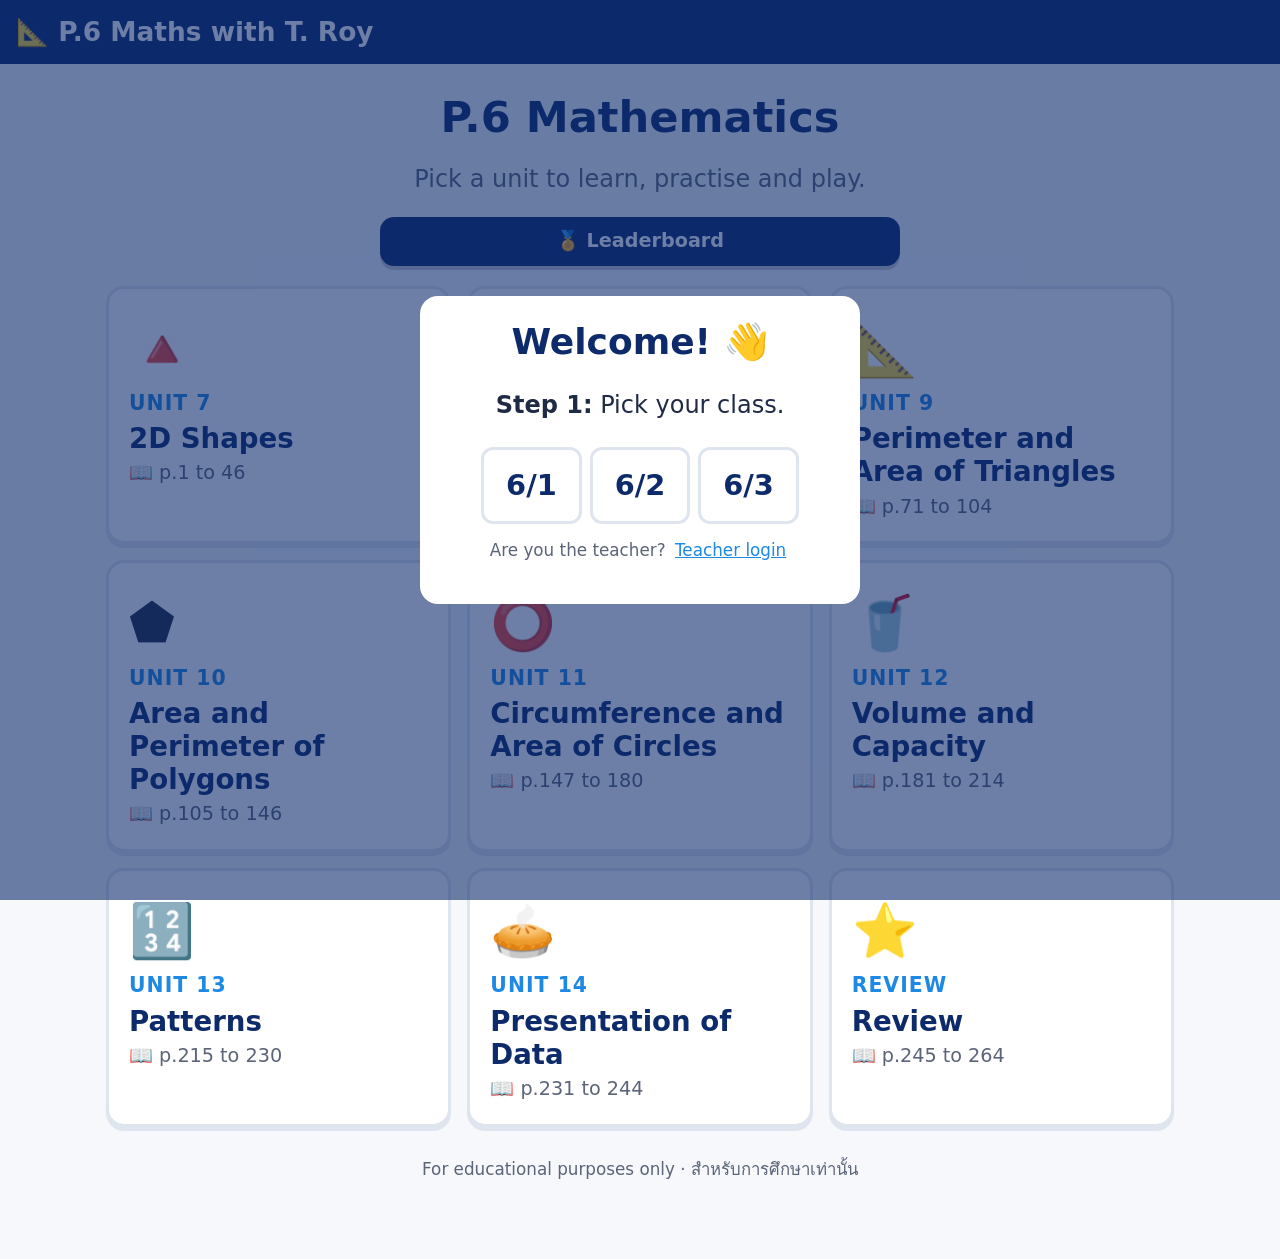
<file: index.html>
<!doctype html>
<html lang="en">
<head>
<meta charset="utf-8">
<meta name="viewport" content="width=device-width, initial-scale=1">
<meta name="robots" content="noindex, nofollow">
<title>P.6 Maths with T. Roy</title>
<link rel="icon" href="data:image/svg+xml,<svg xmlns='http://www.w3.org/2000/svg' viewBox='0 0 100 100'><text y='.9em' font-size='90'>📐</text></svg>">
<link rel="stylesheet" href="css/style.css?v=32">
</head>
<body>
<header class="topbar">
  <a class="brand" href="index.html">📐 P.6 Maths with T. Roy</a>
  <div id="studentBar"></div>
</header>
<main class="wrap">
  <section class="hero">
    <h1>P.6 Mathematics</h1>
    <p>Pick a unit to learn, practise and play.</p>
  </section>
  <div class="unitbar" style="max-width:520px;margin:10px auto 0"><a class="ubtn board" href="leaderboard.html">🏅 Leaderboard</a></div>
  <div class="unit-grid" id="units"></div>
  <p class="footer">For educational purposes only · สำหรับการศึกษาเท่านั้น</p>
</main>
<script src="js/config.js?v=32"></script>
<script src="js/common.js?v=32"></script>
<script>
  document.getElementById("units").innerHTML = UNITS.map(u => `
    <a class="unit-card ${u.ready ? "" : "soon"}" href="unit.html?u=${u.id}">
      <div class="icon">${u.icon}</div>
      <div class="num">${u.id === "review" ? "REVIEW" : "UNIT " + Number(u.id)}</div>
      <h2>${u.title}</h2>
      <div class="pg">📖 ${u.pages}</div>
      ${(b => b ? `<div class="done">🏅 Best test: ${b.score} / ${b.total}</div>` : "")(store.get("testBest_" + u.id, null))}
    </a>`).join("");
  askName(false);
</script>
</body>
</html>
</file>
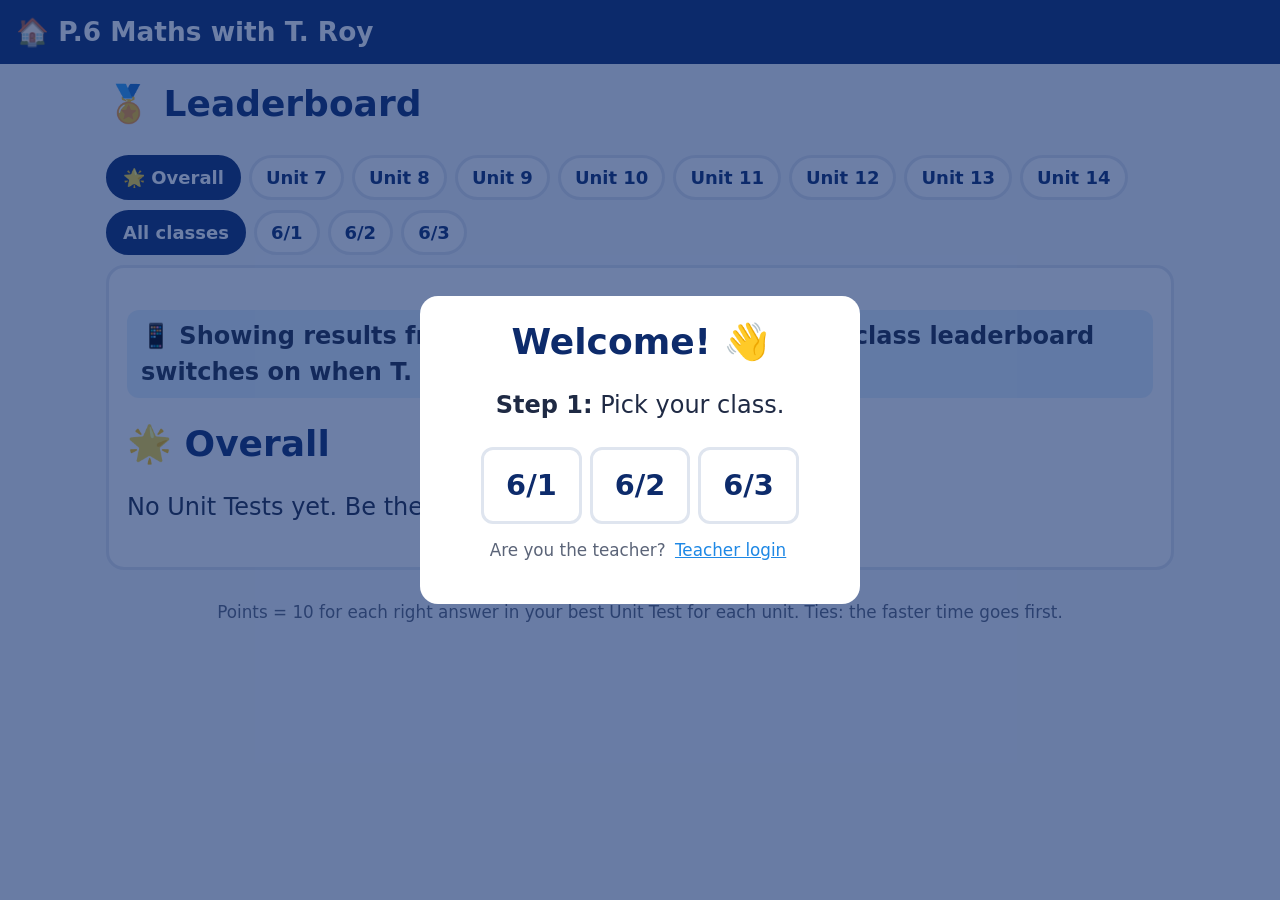
<file: leaderboard.html>
<!doctype html>
<html lang="en">
<head>
<meta charset="utf-8">
<meta name="viewport" content="width=device-width, initial-scale=1">
<meta name="robots" content="noindex, nofollow">
<title>Leaderboard | P.6 Maths with T. Roy</title>
<link rel="icon" href="data:image/svg+xml,<svg xmlns='http://www.w3.org/2000/svg' viewBox='0 0 100 100'><text y='.9em' font-size='90'>🏅</text></svg>">
<link rel="stylesheet" href="css/style.css?v=32">
</head>
<body>
<header class="topbar">
  <a class="brand" href="index.html">🏠 P.6 Maths with T. Roy</a>
  <div id="studentBar"></div>
</header>
<main class="wrap">
  <div class="unit-head"><h1>🏅 Leaderboard</h1></div>
  <div class="lb-tabs" id="lbUnits"></div>
  <div class="lb-tabs" id="lbClass"></div>
  <section class="panel" id="lbView"><p>Loading…</p></section>
  <p class="footer">Points = 10 for each right answer in your best Unit Test for each unit. Ties: the faster time goes first.</p>
</main>
<script src="js/config.js?v=32"></script>
<script src="js/common.js?v=32"></script>
<script src="js/leaderboard.js?v=32"></script>
</body>
</html>
</file>
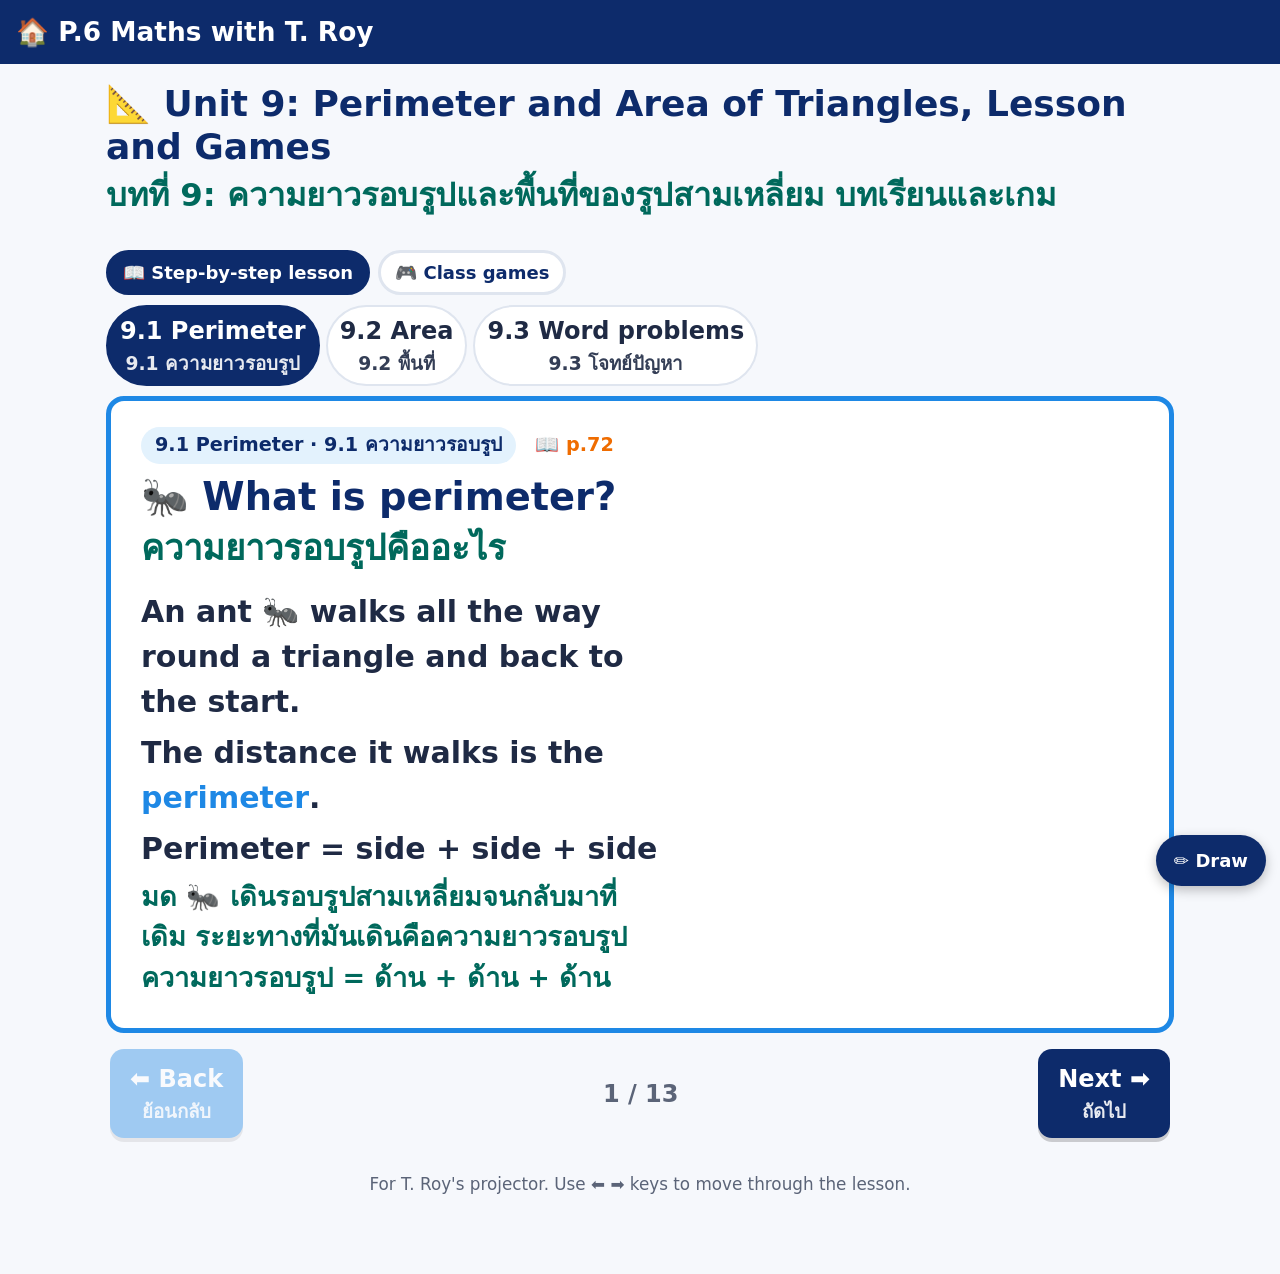
<file: lesson.html>
<!doctype html>
<html lang="en">
<head>
<meta charset="utf-8">
<meta name="viewport" content="width=device-width, initial-scale=1">
<meta name="robots" content="noindex, nofollow">
<title>Lesson and Games | P.6 Maths with T. Roy</title>
<link rel="icon" href="data:image/svg+xml,<svg xmlns='http://www.w3.org/2000/svg' viewBox='0 0 100 100'><text y='.9em' font-size='90'>📐</text></svg>">
<link rel="stylesheet" href="css/style.css?v=32">
<link rel="stylesheet" href="css/lesson.css?v=32">
</head>
<body>
<header class="topbar">
  <a class="brand" href="index.html">🏠 P.6 Maths with T. Roy</a>
  <div id="studentBar"></div>
</header>
<main class="wrap">
  <div class="unit-head"><h1 id="lTitle">Loading…</h1></div>
  <div class="lb-tabs" id="modeTabs">
    <button data-m="lesson" class="on">📖 Step-by-step lesson</button>
    <button data-m="games">🎮 Class games</button>
  </div>
  <section id="view"></section>
  <p class="footer">For T. Roy's projector. Use ⬅ ➡ keys to move through the lesson.</p>
</main>
<script src="js/config.js?v=32"></script>
<script src="js/common.js?v=32"></script>
<script src="js/diagram.js?v=32"></script>
<script src="js/lesson.js?v=32"></script>
<script src="js/draw.js?v=32"></script>
</body>
</html>
</file>
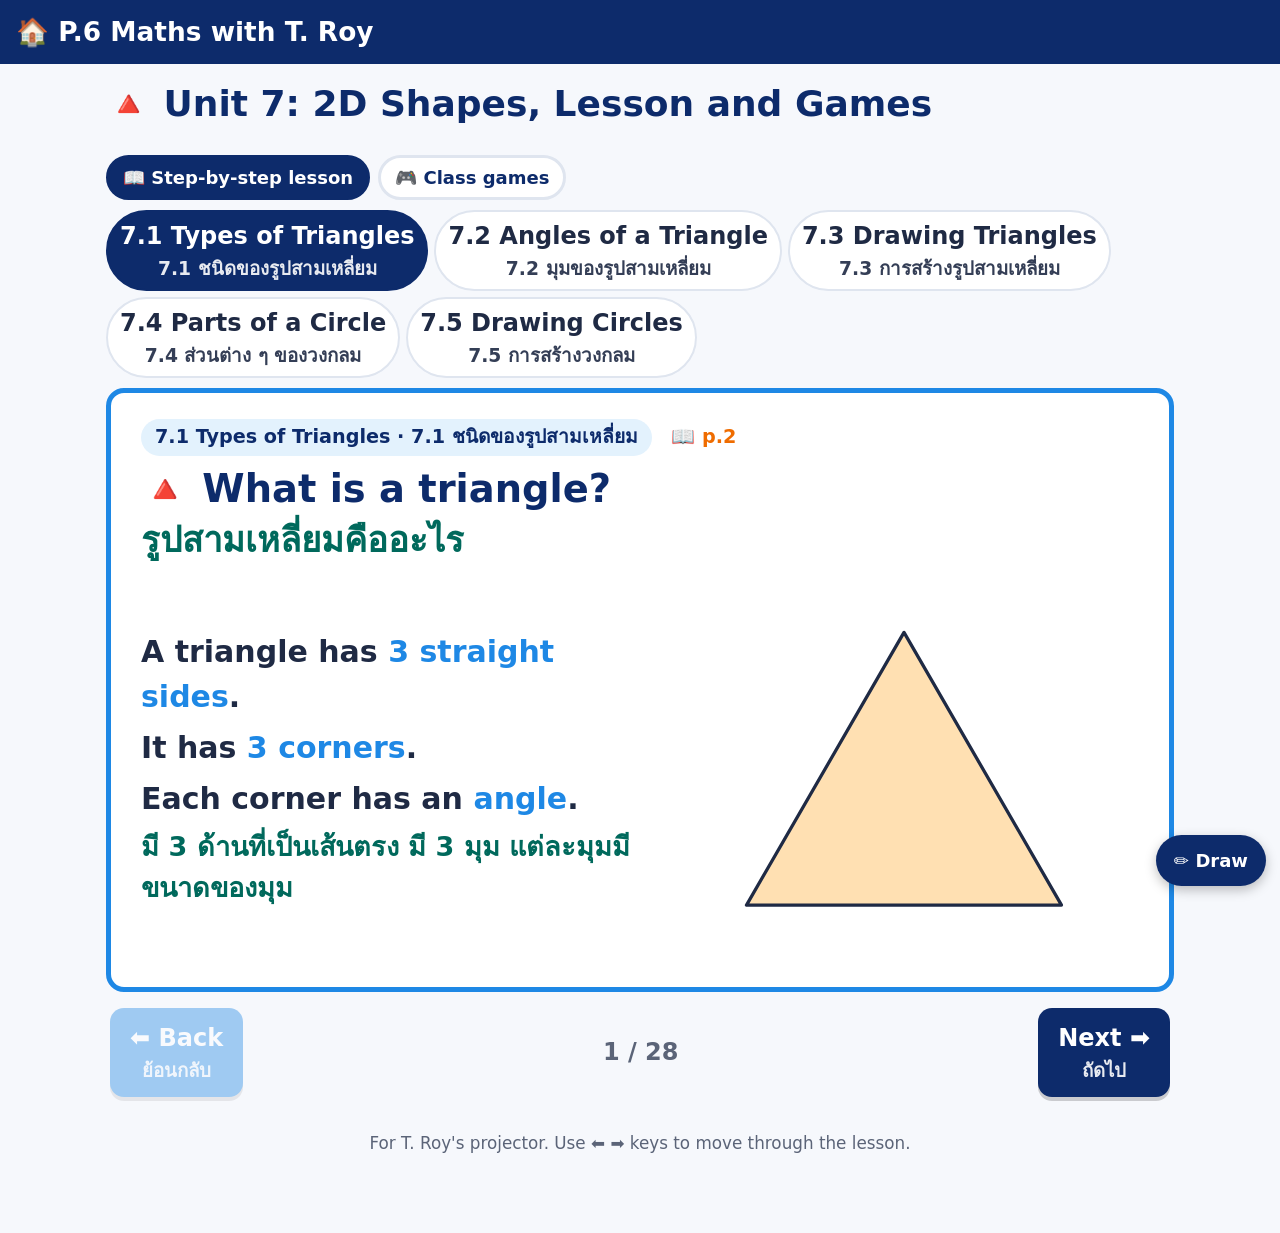
<file: lesson7.html>
<!doctype html>
<html lang="en">
<head>
<meta charset="utf-8">
<meta name="viewport" content="width=device-width, initial-scale=1">
<meta name="robots" content="noindex, nofollow">
<title>Unit 7 Lesson and Games | P.6 Maths with T. Roy</title>
<link rel="icon" href="data:image/svg+xml,<svg xmlns='http://www.w3.org/2000/svg' viewBox='0 0 100 100'><text y='.9em' font-size='90'>🔺</text></svg>">
<link rel="stylesheet" href="css/style.css?v=32">
<link rel="stylesheet" href="css/lesson.css?v=32">
</head>
<body>
<header class="topbar">
  <a class="brand" href="index.html">🏠 P.6 Maths with T. Roy</a>
  <div id="studentBar"></div>
</header>
<main class="wrap">
  <div class="unit-head"><h1>🔺 Unit 7: 2D Shapes, Lesson and Games</h1></div>
  <div class="lb-tabs" id="modeTabs">
    <button data-m="lesson" class="on">📖 Step-by-step lesson</button>
    <button data-m="games">🎮 Class games</button>
  </div>
  <section id="view"></section>
  <p class="footer">For T. Roy's projector. Use ⬅ ➡ keys to move through the lesson.</p>
</main>
<script src="js/config.js?v=32"></script>
<script src="js/common.js?v=32"></script>
<script src="js/diagram.js?v=32"></script>
<script src="js/lesson7.js?v=32"></script>
<script src="js/draw.js?v=32"></script>
</body>
</html>
</file>
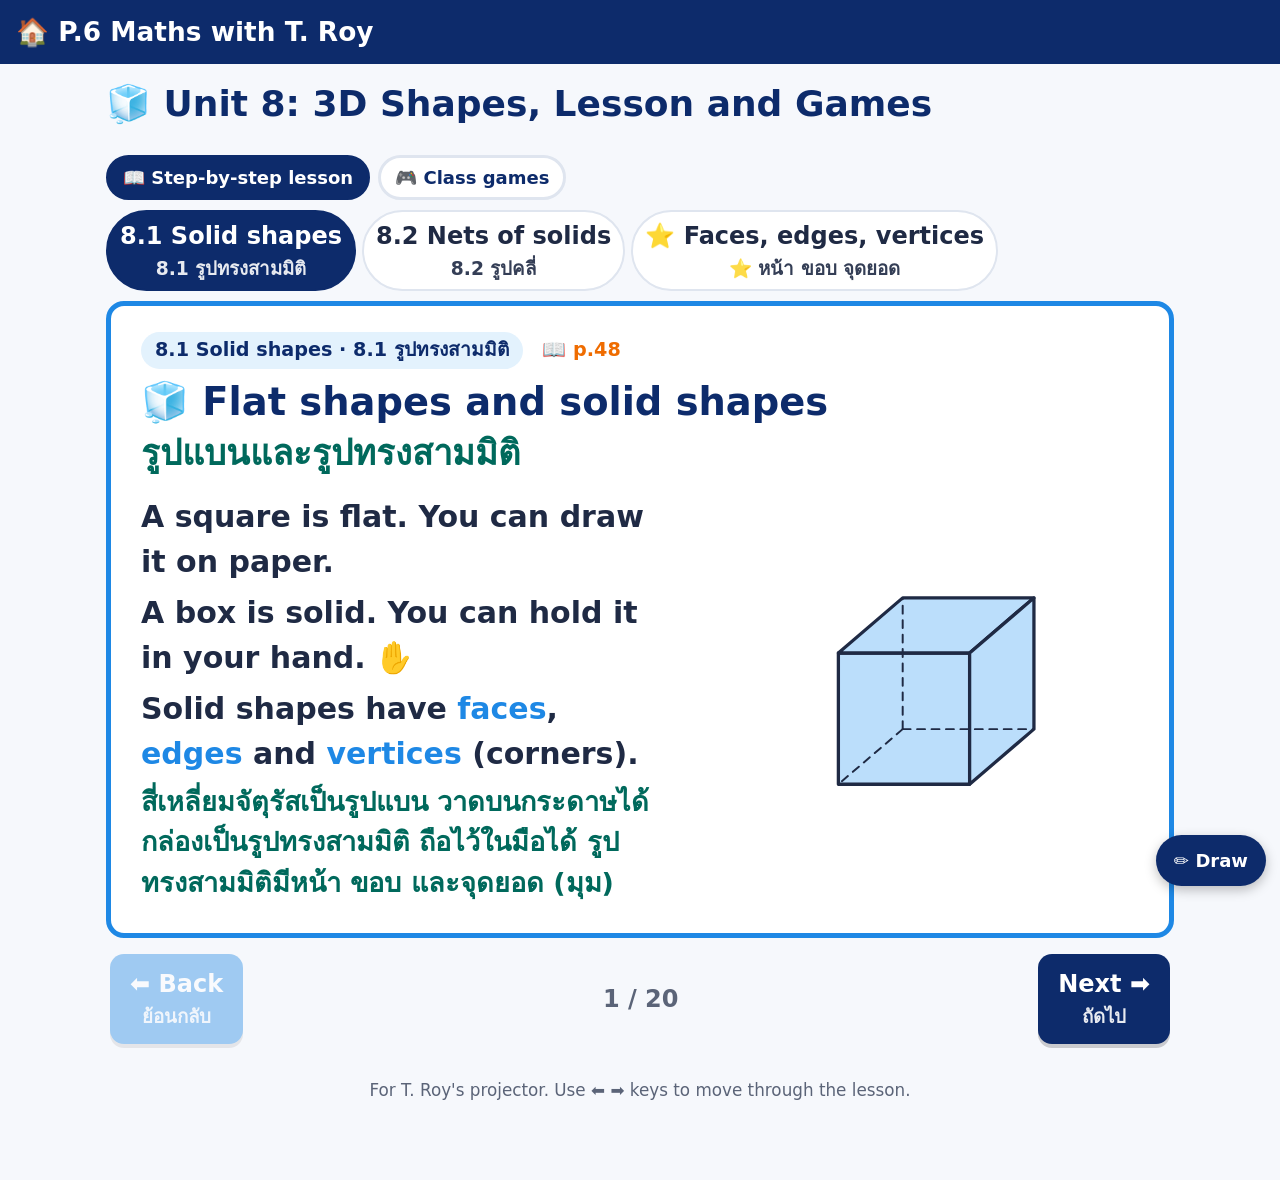
<file: lesson8.html>
<!doctype html>
<html lang="en">
<head>
<meta charset="utf-8">
<meta name="viewport" content="width=device-width, initial-scale=1">
<meta name="robots" content="noindex, nofollow">
<title>Unit 8 Lesson and Games | P.6 Maths with T. Roy</title>
<link rel="icon" href="data:image/svg+xml,<svg xmlns='http://www.w3.org/2000/svg' viewBox='0 0 100 100'><text y='.9em' font-size='90'>🧊</text></svg>">
<link rel="stylesheet" href="css/style.css?v=32">
<link rel="stylesheet" href="css/lesson.css?v=32">
</head>
<body>
<header class="topbar">
  <a class="brand" href="index.html">🏠 P.6 Maths with T. Roy</a>
  <div id="studentBar"></div>
</header>
<main class="wrap">
  <div class="unit-head"><h1>🧊 Unit 8: 3D Shapes, Lesson and Games</h1></div>
  <div class="lb-tabs" id="modeTabs">
    <button data-m="lesson" class="on">📖 Step-by-step lesson</button>
    <button data-m="games">🎮 Class games</button>
  </div>
  <section id="view"></section>
  <p class="footer">For T. Roy's projector. Use ⬅ ➡ keys to move through the lesson.</p>
</main>
<script src="js/config.js?v=32"></script>
<script src="js/common.js?v=32"></script>
<script src="js/diagram.js?v=32"></script>
<script src="js/lesson8.js?v=32"></script>
<script src="js/draw.js?v=32"></script>
</body>
</html>
</file>
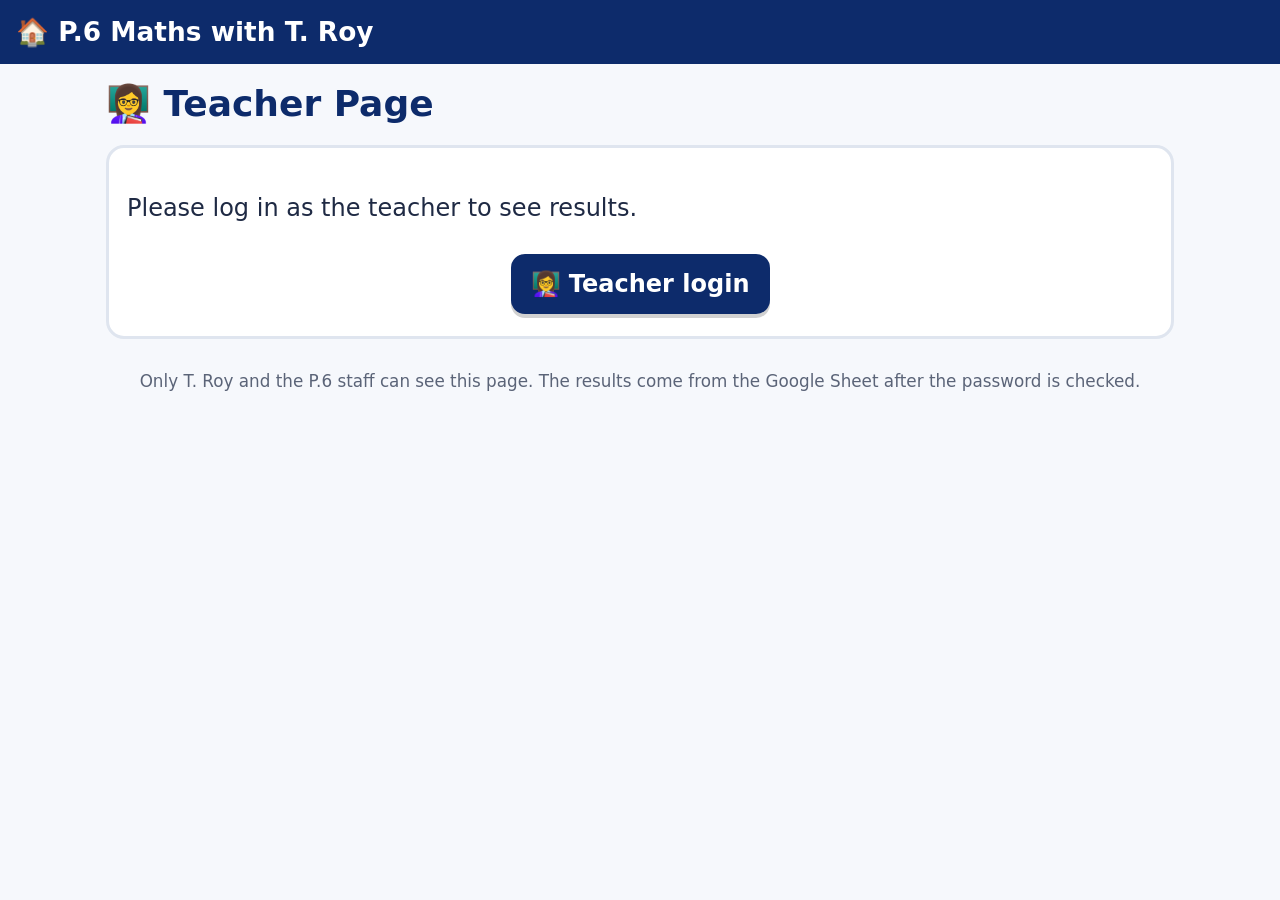
<file: teacher.html>
<!doctype html>
<html lang="en">
<head>
<meta charset="utf-8">
<meta name="viewport" content="width=device-width, initial-scale=1">
<meta name="robots" content="noindex, nofollow">
<title>Teacher Page | P.6 Maths with T. Roy</title>
<link rel="icon" href="data:image/svg+xml,<svg xmlns='http://www.w3.org/2000/svg' viewBox='0 0 100 100'><text y='.9em' font-size='90'>👩‍🏫</text></svg>">
<link rel="stylesheet" href="css/style.css?v=32">
</head>
<body>
<header class="topbar">
  <a class="brand" href="index.html">🏠 P.6 Maths with T. Roy</a>
  <div id="studentBar"></div>
</header>
<main class="wrap">
  <div class="unit-head"><h1>👩‍🏫 Teacher Page</h1></div>
  <section id="tView"><div class="panel"><p>Loading…</p></div></section>
  <p class="footer">Only T. Roy and the P.6 staff can see this page. The results come from the Google Sheet after the password is checked.</p>
</main>
<script src="js/config.js?v=32"></script>
<script src="js/common.js?v=32"></script>
<script src="js/teacher.js?v=32"></script>
</body>
</html>
</file>
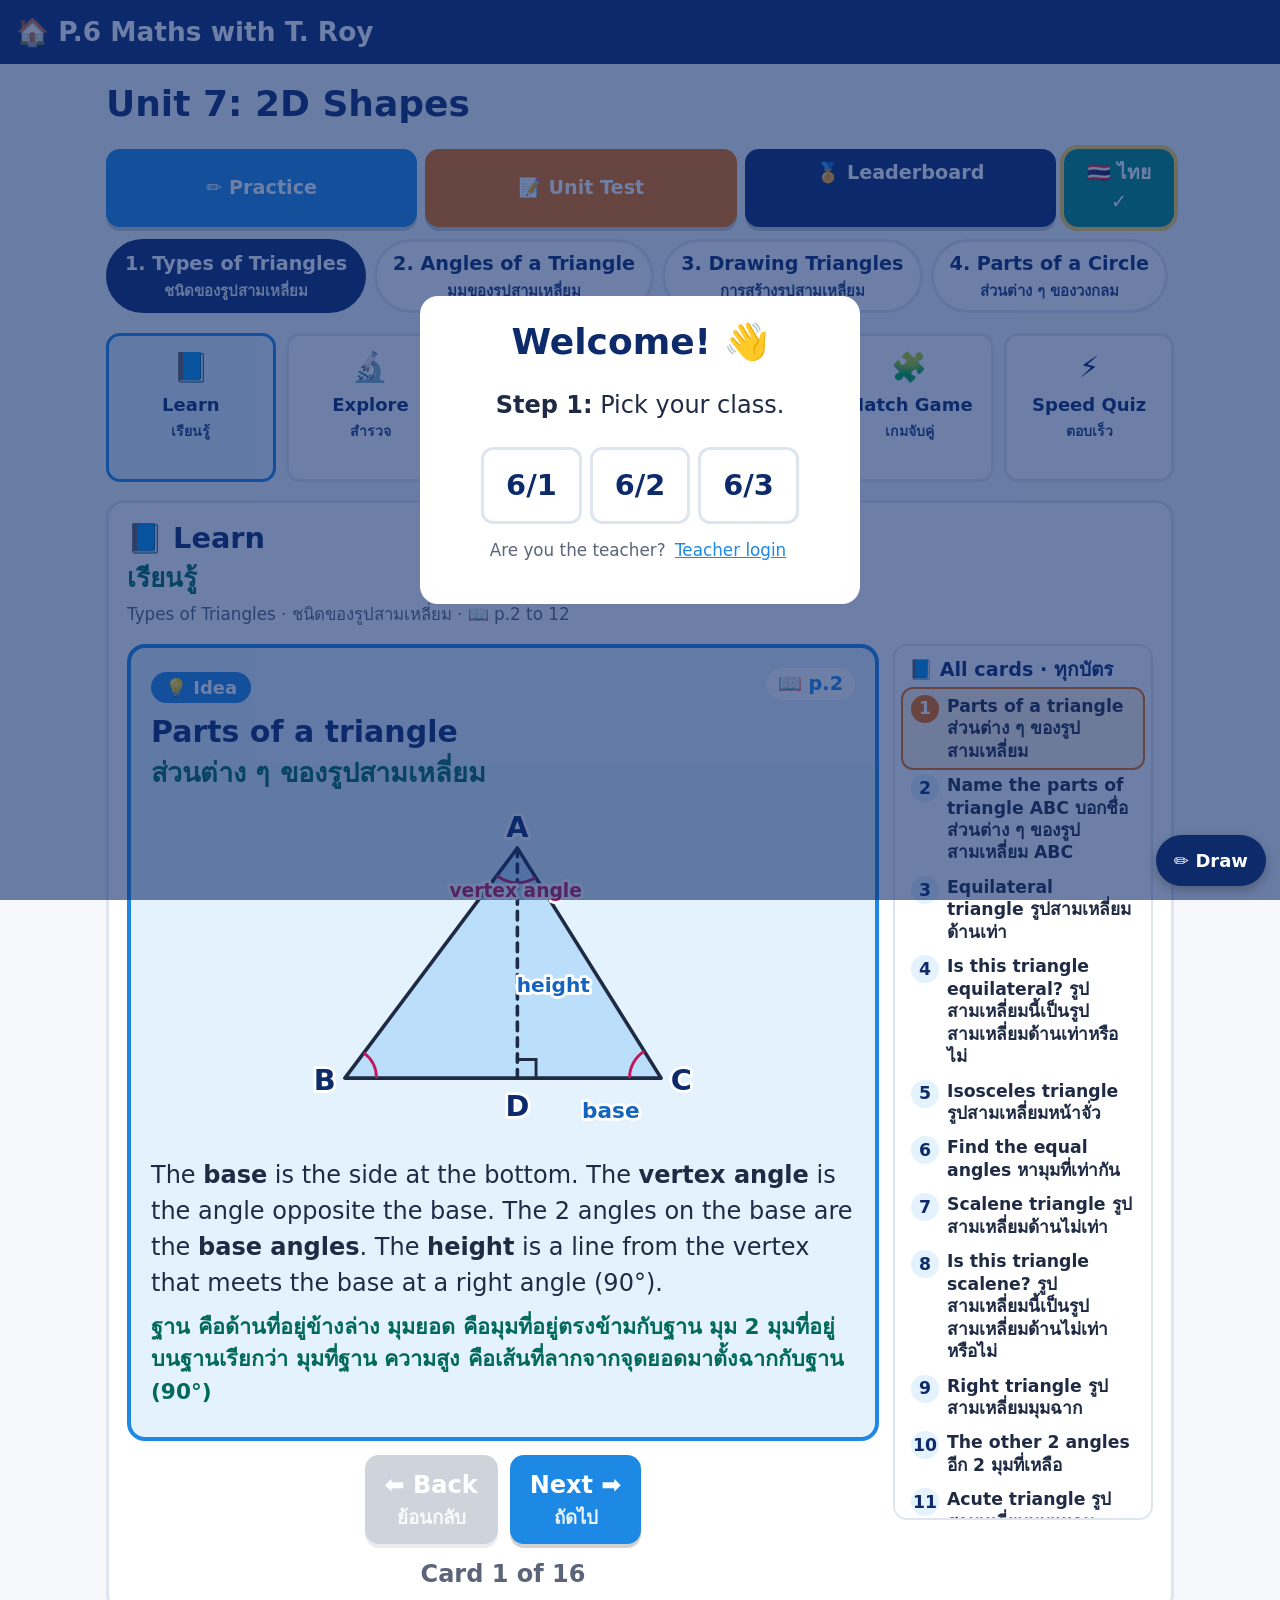
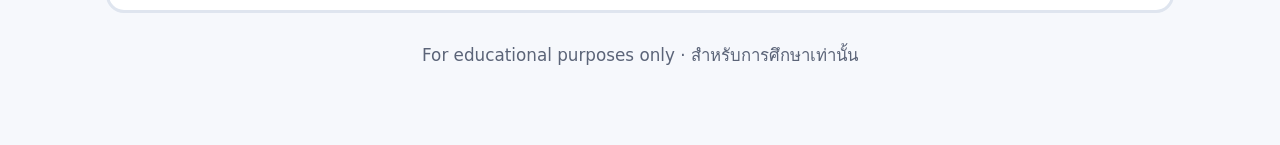
<file: unit.html>
<!doctype html>
<html lang="en">
<head>
<meta charset="utf-8">
<meta name="viewport" content="width=device-width, initial-scale=1">
<meta name="robots" content="noindex, nofollow">
<title>Unit | P.6 Maths with T. Roy</title>
<link rel="icon" href="data:image/svg+xml,<svg xmlns='http://www.w3.org/2000/svg' viewBox='0 0 100 100'><text y='.9em' font-size='90'>📐</text></svg>">
<link rel="stylesheet" href="css/style.css?v=32">
</head>
<body>
<header class="topbar">
  <a class="brand" href="index.html">🏠 P.6 Maths with T. Roy</a>
  <div id="studentBar"></div>
</header>
<main class="wrap">
  <div class="unit-head"><h1 id="unitTitle">Loading…</h1></div>
  <nav class="unitbar" id="unitBar"></nav>
  <nav class="tabs" id="tabs"></nav>
  <nav class="acts" id="acts"></nav>
  <section id="view"></section>
  <p class="footer">For educational purposes only · สำหรับการศึกษาเท่านั้น</p>
</main>
<script src="js/config.js?v=32"></script>
<script src="js/common.js?v=32"></script>
<script src="js/diagram.js?v=32"></script>
<script src="js/thai.js?v=32"></script>
<script src="js/unit.js?v=33"></script>
<script src="js/tests.js?v=32"></script>
<script src="js/draw.js?v=32"></script>
</body>
</html>
</file>
<file: css/style.css>
/* ===== Colour system (from T. Roy's slides) ===== */
:root {
  --question: #EF6C00;   /* orange */
  --question-bg: #FFF3E0;
  --hint: #FFC107;       /* yellow */
  --hint-bg: #FFF8D6;
  --answer: #2E7D32;     /* green */
  --answer-bg: #E8F5E9;
  --teach: #1E88E5;      /* blue */
  --teach-bg: #E3F2FD;
  --title: #0D2B6B;      /* dark blue */
  --ink: #1f2a44;
  --muted: #5b6478;
  --bg: #F6F8FC;
  --card: #ffffff;
  --line: #dfe5ef;
  --radius: 18px;
}

* { box-sizing: border-box; }
html { -webkit-text-size-adjust: 100%; }
body {
  margin: 0;
  background: var(--bg);
  color: var(--ink);
  font-family: ui-rounded, "SF Pro Rounded", "Segoe UI", system-ui, -apple-system, Roboto, Arial, sans-serif;
  font-size: 20px;
  line-height: 1.5;
}
@media (min-width: 900px) { body { font-size: 24px; } }

a { color: var(--teach); }
button { font: inherit; cursor: pointer; }
h1, h2, h3 { color: var(--title); line-height: 1.2; margin: 0 0 .4em; }

.wrap { max-width: 1100px; margin: 0 auto; padding: 0 16px 60px; }

/* ===== Header ===== */
.topbar {
  background: var(--title); color: #fff;
  padding: 12px 16px;
  display: flex; flex-wrap: wrap; gap: 8px 16px; align-items: center; justify-content: space-between;
}
.topbar a { color: #fff; text-decoration: none; font-weight: 800; }
.brand { font-size: 1.1em; font-weight: 900; }
#studentBar { font-size: .8em; }
.linkbtn { background: none; border: 0; color: #FFE082; text-decoration: underline; padding: 0 4px; font-size: 1em; }

/* ===== Home ===== */
.hero { text-align: center; padding: 28px 0 10px; }
.hero h1 { font-size: 1.8em; }
.hero p { color: var(--muted); margin: 0; }
.unit-grid { display: grid; gap: 16px; grid-template-columns: repeat(auto-fill, minmax(260px, 1fr)); margin-top: 20px; }
.unit-card {
  display: block; background: var(--card); border-radius: var(--radius);
  border: 3px solid var(--line); padding: 20px; text-decoration: none; color: var(--ink);
  box-shadow: 0 4px 0 var(--line); transition: transform .1s;
}
.unit-card:hover { transform: translateY(-3px); border-color: var(--teach); }
.unit-card .icon { font-size: 2.2em; }
.unit-card .num { color: var(--teach); font-weight: 900; font-size: .85em; letter-spacing: .05em; }
.unit-card h2 { font-size: 1.15em; margin: 4px 0; }
.unit-card .pg { color: var(--muted); font-size: .8em; }
.unit-card.soon { opacity: .55; pointer-events: none; }
.unit-card.soon .pg::after { content: "  ·  coming soon"; }

/* ===== Unit page ===== */
.unit-head { padding: 18px 0 6px; }
.unit-head h1 { font-size: 1.5em; }
.tabs { display: flex; gap: 8px; overflow-x: auto; padding: 6px 0 10px; scrollbar-width: thin; }
.tab {
  flex: 0 0 auto; border: 3px solid var(--line); background: #fff; color: var(--title);
  border-radius: 999px; padding: 8px 16px; font-weight: 800; font-size: .8em;
}
.tab.on { background: var(--title); color: #fff; border-color: var(--title); }

.acts { display: grid; grid-template-columns: repeat(3, 1fr); gap: 10px; margin: 10px 0 18px; }
@media (min-width: 900px) { .acts { grid-template-columns: repeat(6, 1fr); } }
.act {
  border: 3px solid var(--line); background: #fff; border-radius: 14px; padding: 10px 6px;
  font-weight: 800; font-size: .75em; color: var(--title); display: flex; flex-direction: column; align-items: center; gap: 2px;
}
.act .e { font-size: 1.6em; }
.act.on { border-color: var(--teach); background: var(--teach-bg); }

.panel { background: var(--card); border-radius: var(--radius); padding: 18px; border: 3px solid var(--line); }
.panel-title { display: flex; justify-content: space-between; align-items: center; gap: 10px; flex-wrap: wrap; margin-bottom: 10px; }
.panel-title h2 { margin: 0; font-size: 1.2em; }

/* ===== Buttons ===== */
.bigbtn {
  border: 0; border-radius: 14px; padding: 12px 20px; font-weight: 900; color: #fff;
  background: var(--teach); box-shadow: 0 4px 0 rgba(0,0,0,.18); margin: 4px;
}
.bigbtn:active { transform: translateY(2px); box-shadow: 0 2px 0 rgba(0,0,0,.18); }
.bigbtn:disabled { opacity: .4; cursor: default; }
.bigbtn.green { background: var(--answer); }
.bigbtn.orange { background: var(--question); }
.bigbtn.yellow { background: var(--hint); color: #3d2e00; }
.bigbtn.grey { background: #8a94a8; }
.bigbtn.dark { background: var(--title); }
.btnrow { display: flex; flex-wrap: wrap; justify-content: center; gap: 4px; margin-top: 10px; }

/* ===== Learn cards (blue = teaching) ===== */
.learn-card {
  background: var(--teach-bg); border: 4px solid var(--teach); border-radius: var(--radius);
  padding: 20px; min-height: 260px;
}
.learn-card .tag { display: inline-block; background: var(--teach); color: #fff; font-weight: 900; border-radius: 999px; padding: 2px 14px; font-size: .75em; }
.learn-card .tag.ex { background: var(--answer); }
.learn-card h3 { margin-top: 10px; font-size: 1.25em; }
.learn-card p { margin: .4em 0; }
.dots { text-align: center; margin-top: 8px; color: var(--muted); font-weight: 800; }

/* ===== Guided answers ===== */
.q-card { border: 4px solid var(--question); border-radius: var(--radius); background: #fff; overflow: hidden; }
.q-head { background: var(--question); color: #fff; padding: 8px 16px; display: flex; justify-content: space-between; align-items: center; gap: 8px; flex-wrap: wrap; font-weight: 900; }
.badge { background: #fff; color: var(--question); border-radius: 999px; padding: 2px 12px; font-size: .8em; font-weight: 900; white-space: nowrap; }
.q-body { padding: 16px; }
.q-text { font-weight: 800; font-size: 1.1em; }
.q-pick { display: flex; flex-wrap: wrap; gap: 6px; margin-bottom: 12px; }
.q-pick button { border: 2px solid var(--line); background: #fff; border-radius: 10px; min-width: 46px; padding: 4px 8px; font-weight: 800; font-size: .7em; color: var(--title); }
.q-pick button.on { background: var(--question); color: #fff; border-color: var(--question); }
.hint-box { background: var(--hint-bg); border: 3px solid var(--hint); border-radius: 14px; padding: 10px 14px; margin-top: 12px; font-weight: 700; }
.step { background: var(--teach-bg); border-left: 8px solid var(--teach); border-radius: 10px; padding: 10px 14px; margin-top: 10px; }
.step.new { animation: pop .25s; }
.step b.n { color: var(--teach); }
.answer-box { background: var(--answer-bg); border: 4px solid var(--answer); border-radius: 14px; padding: 12px 16px; margin-top: 12px; animation: pop .25s; }
.answer-box .final { font-weight: 900; text-decoration: underline; text-decoration-thickness: 3px; color: var(--answer); font-size: 1.15em; }
.answer-box .why { margin-top: 6px; font-weight: 700; }
@keyframes pop { from { transform: translateY(6px) scale(.98); } to { transform: none; } }

.diagram { display: block; max-width: 100%; width: 460px; height: auto; margin: 10px auto; }
.diagram.small { width: 300px; }
table.t { border-collapse: collapse; margin: 8px 0; }
table.t td, table.t th { border: 2px solid var(--line); padding: 4px 12px; text-align: center; }
table.t th { background: var(--teach-bg); color: var(--title); }

/* ===== Flashcards ===== */
.flash-area { perspective: 1200px; max-width: 640px; margin: 0 auto; }
.flash {
  position: relative; height: 300px; transform-style: preserve-3d; transition: transform .45s; cursor: pointer;
}
.flash.flipped { transform: rotateY(180deg); }
.flash .face {
  position: absolute; inset: 0; backface-visibility: hidden; -webkit-backface-visibility: hidden;
  border-radius: var(--radius); display: flex; align-items: center; justify-content: center; text-align: center;
  padding: 20px; font-weight: 800; font-size: 1.2em; flex-direction: column; overflow: auto;
}
.flash .front { background: #fff; border: 4px solid var(--teach); color: var(--title); }
.flash .back { background: var(--answer-bg); border: 4px solid var(--answer); transform: rotateY(180deg); }
.flash .face .diagram { width: 220px; margin: 4px auto; }
.piles { display: flex; justify-content: center; gap: 20px; font-weight: 800; margin: 10px 0; flex-wrap: wrap; }
.pile-know { color: var(--answer); }
.pile-learn { color: var(--question); }
.tapnote { text-align: center; color: var(--muted); font-size: .75em; }

/* ===== Match game ===== */
.match-grid { display: grid; grid-template-columns: repeat(3, 1fr); gap: 10px; }
@media (min-width: 700px) { .match-grid { grid-template-columns: repeat(4, 1fr); } }
.tile {
  min-height: 110px; border: 3px solid var(--line); border-radius: 14px; background: #fff;
  font-weight: 800; font-size: .8em; padding: 8px; color: var(--ink); display: flex; align-items: center; justify-content: center; text-align: center;
}
.tile.sel { border-color: var(--teach); background: var(--teach-bg); }
.tile.bad { border-color: #e53935; background: #ffebee; animation: shake .3s; }
.tile.gone { visibility: hidden; }
@keyframes shake { 25% { transform: translateX(-5px); } 75% { transform: translateX(5px); } }
.timer { font-size: 1.6em; font-weight: 900; color: var(--title); text-align: center; }

/* ===== Speed quiz ===== */
.quiz-top { display: flex; justify-content: space-between; align-items: center; font-weight: 900; color: var(--title); }
.quiz-q { background: #fff; border: 4px solid var(--question); border-radius: var(--radius); padding: 16px; text-align: center; font-weight: 900; font-size: 1.15em; margin: 10px 0; }
.timebar { height: 14px; background: var(--line); border-radius: 99px; overflow: hidden; }
.timebar > div { height: 100%; background: var(--question); transition: width .1s linear; }
.opts { display: grid; grid-template-columns: 1fr; gap: 10px; }
@media (min-width: 700px) { .opts { grid-template-columns: 1fr 1fr; } }
.opt {
  border: 0; border-radius: 14px; color: #fff; font-weight: 900; padding: 16px; text-align: left;
  display: flex; align-items: center; gap: 12px; min-height: 76px; box-shadow: 0 5px 0 rgba(0,0,0,.2);
}
.opt .shape { font-size: 1.4em; }
.opt.c0 { background: #E21B3C; } .opt.c1 { background: #1368CE; }
.opt.c2 { background: #D89E00; } .opt.c3 { background: #26890C; }
.opt.dim { opacity: .3; }
.opt.right { outline: 6px solid #0b3d02; }
.feedback { text-align: center; font-weight: 900; font-size: 1.3em; margin: 10px 0; }
.feedback.good { color: var(--answer); } .feedback.bad { color: #c62828; }
.bigscore { font-size: 3em; font-weight: 900; color: var(--title); text-align: center; }

/* ===== Class battle (projector) ===== */
.battle-q { font-size: 1.5em; font-weight: 900; text-align: center; background: #fff; border: 5px solid var(--question); border-radius: var(--radius); padding: 20px; }
.battle-a { font-size: 1.4em; font-weight: 900; text-align: center; color: var(--answer); background: var(--answer-bg); border: 4px solid var(--answer); border-radius: var(--radius); padding: 12px; margin-top: 12px; }
.scoreboard { display: grid; grid-template-columns: repeat(auto-fit, minmax(140px, 1fr)); gap: 10px; margin: 14px 0; }
.team { border-radius: 14px; color: #fff; text-align: center; padding: 10px; font-weight: 900; }
.team .pts { font-size: 2em; }
.team.t0 { background: #E21B3C; } .team.t1 { background: #1368CE; } .team.t2 { background: #D89E00; } .team.t3 { background: #26890C; }
.team button { background: rgba(255,255,255,.95); border: 0; border-radius: 10px; padding: 6px 10px; font-weight: 900; margin-top: 6px; color: var(--ink); }
.team-setup input { font: inherit; padding: 6px 10px; border-radius: 10px; border: 2px solid var(--line); width: 100%; max-width: 280px; margin: 4px 0; }
.winner { text-align: center; font-size: 2em; font-weight: 900; color: var(--title); }

/* ===== Modal ===== */
.modal { position: fixed; inset: 0; background: rgba(13,43,107,.6); display: flex; align-items: center; justify-content: center; padding: 16px; z-index: 50; }
.modal-box { background: #fff; border-radius: var(--radius); padding: 24px; width: 100%; max-width: 440px; text-align: center; }
.modal-box input { font: inherit; width: 100%; padding: 10px 14px; border: 3px solid var(--line); border-radius: 12px; text-align: center; font-weight: 800; }
.cls-row { display: flex; gap: 8px; justify-content: center; margin: 12px 0 4px; }
.clsbtn { border: 3px solid var(--line); background: #fff; border-radius: 12px; padding: 8px 18px; font-weight: 900; color: var(--title); }
.clsbtn.on { background: var(--title); color: #fff; border-color: var(--title); }
.small { font-size: .7em; color: var(--muted); }
.err { color: #c62828; font-weight: 800; min-height: 1em; margin: 4px 0 0; }

.footer { text-align: center; color: var(--muted); font-size: .7em; margin-top: 30px; }
.print-only { display: none; }

/* ===== Print: Guided Answers as a worksheet ===== */
@media print {
  body { background: #fff; font-size: 13pt; }
  .topbar, .tabs, .acts, .no-print, .btnrow, .q-pick, .footer { display: none !important; }
  .print-only { display: block; }
  .panel { border: 0; padding: 0; }
  .q-card { break-inside: avoid; margin-bottom: 14px; border-width: 2px; }
  .q-head { background: #fff; color: var(--question); border-bottom: 2px solid var(--question); }
  .badge { border: 1px solid var(--question); }
  .step, .answer-box, .hint-box { animation: none; }
  .diagram { width: 300px; }
}

/* ===== Unit bar: Practice, Unit Test, Leaderboard ===== */
.unitbar { display: flex; gap: 8px; flex-wrap: wrap; margin: 4px 0 6px; }
.ubtn { flex: 1 1 140px; border: 0; border-radius: 14px; padding: 10px 12px; font-weight: 900; font-size: .8em; color: #fff; text-align: center; text-decoration: none; box-shadow: 0 4px 0 rgba(0,0,0,.18); }
.ubtn.practice { background: var(--teach); }
.ubtn.test { background: var(--question); }
.ubtn.board { background: var(--title); }
.ubtn.on { outline: 4px solid #FFD54F; }

/* ===== Practice and test answers ===== */
.popts { display: grid; gap: 10px; margin-top: 12px; }
@media (min-width: 700px) { .popts { grid-template-columns: 1fr 1fr; } }
.popt { display: flex; align-items: center; gap: 12px; text-align: left; border: 3px solid var(--line); background: #fff; border-radius: 14px; padding: 12px 14px; font-weight: 800; color: var(--ink); min-height: 64px; }
.popt .let { background: var(--teach-bg); color: var(--title); border-radius: 50%; min-width: 36px; height: 36px; display: flex; align-items: center; justify-content: center; }
.popt:hover:not(:disabled) { border-color: var(--teach); }
.popt.picked { border-color: var(--teach); background: var(--teach-bg); }
.popt.picked .let { background: var(--teach); color: #fff; }
.popt.right { border-color: var(--answer); background: var(--answer-bg); }
.popt.right .let { background: var(--answer); color: #fff; }
.popt.wrong { border-color: #e53935; background: #ffebee; }
.popt.wrong .let { background: #e53935; color: #fff; }
.popt.dim { opacity: .5; }
.fb-box { border-radius: 14px; padding: 12px 16px; margin-top: 14px; font-weight: 700; }
.fb-box.good { background: var(--answer-bg); border: 4px solid var(--answer); }
.fb-box.bad { background: #fff3f3; border: 4px solid #e53935; }
.fb-box .why { margin-top: 8px; background: var(--hint-bg); border-radius: 10px; padding: 8px 12px; }
.progress { height: 12px; background: var(--line); border-radius: 99px; overflow: hidden; margin-bottom: 10px; }
.progress > div { height: 100%; background: var(--teach); }
.pill { background: var(--teach-bg); border-radius: 12px; padding: 8px 14px; font-weight: 700; }
.rules li { margin: 4px 0; }
.testbar { display: flex; justify-content: space-between; flex-wrap: wrap; gap: 8px; font-weight: 900; color: var(--title); margin-bottom: 8px; }
.clock { background: var(--title); color: #fff; border-radius: 10px; padding: 2px 12px; }
.clock.low { background: #e53935; }
.navgrid { display: flex; flex-wrap: wrap; gap: 6px; margin-bottom: 12px; }
.navgrid button { min-width: 42px; border: 2px solid var(--line); background: #fff; border-radius: 10px; font-weight: 800; font-size: .7em; padding: 4px; color: var(--title); }
.navgrid button.done { background: var(--teach-bg); border-color: var(--teach); }
.navgrid button.cur { outline: 3px solid var(--question); }
.review { border-radius: 14px; padding: 12px 14px; margin: 10px 0; border: 3px solid var(--line); }
.review.good { border-color: var(--answer); background: #f6fbf6; }
.review.bad { border-color: #e53935; background: #fff8f8; }
.review .rq { font-weight: 800; margin-bottom: 4px; }
.review .why { margin-top: 6px; background: var(--hint-bg); border-radius: 10px; padding: 6px 10px; font-weight: 600; }
a.bigbtn { display: inline-block; text-decoration: none; }

/* ===== Leaderboard ===== */
.lb-tabs { display: flex; gap: 8px; flex-wrap: wrap; margin: 10px 0; }
.lb-tabs button { border: 3px solid var(--line); background: #fff; border-radius: 999px; padding: 6px 14px; font-weight: 800; font-size: .75em; color: var(--title); }
.lb-tabs button.on { background: var(--title); color: #fff; border-color: var(--title); }
table.lb { width: 100%; border-collapse: collapse; font-size: .85em; }
table.lb th { text-align: left; color: var(--muted); font-size: .8em; padding: 6px; border-bottom: 3px solid var(--line); }
table.lb td { padding: 8px 6px; border-bottom: 2px solid var(--line); font-weight: 700; }
table.lb tr.me td { background: #FFF8D6; }
.medal { font-size: 1.3em; }
.podium { display: grid; grid-template-columns: 1fr 1fr 1fr; gap: 8px; align-items: end; margin: 10px 0 16px; text-align: center; }
.podium div { border-radius: 14px 14px 0 0; color: #fff; padding: 10px 4px; font-weight: 900; }
.podium .p1 { background: #F9A825; min-height: 150px; } .podium .p2 { background: #90A4AE; min-height: 120px; } .podium .p3 { background: #A1887F; min-height: 100px; }
.podium .nm { font-size: .9em; } .podium .sc { font-size: .75em; font-weight: 700; }
.unit-card .done { color: var(--answer); font-weight: 900; font-size: .75em; }

/* ===== Name picker ===== */
.sug { display: flex; flex-wrap: wrap; gap: 8px; justify-content: center; margin: 10px 0; }
.namebtn { border: 3px solid var(--teach); background: var(--teach-bg); color: var(--title); border-radius: 12px; padding: 6px 14px; font-weight: 900; font-size: .9em; }
.namebtn:hover { background: var(--teach); color: #fff; }
.clsbtn.big { font-size: 1.2em; padding: 14px 22px; }
.linkbtn.dark { color: var(--teach); }
.modal-box { max-height: 92vh; overflow-y: auto; }
.statrow { display: grid; grid-template-columns: repeat(auto-fit, minmax(130px, 1fr)); gap: 10px; margin-bottom: 14px; }
.stat { background: var(--teach-bg); border-radius: 14px; padding: 10px; text-align: center; }
.stat b { display: block; font-size: 1.6em; color: var(--title); }
.stat span { font-size: .7em; color: var(--muted); font-weight: 700; }
.lb-tabs select { font: inherit; font-size: .75em; padding: 6px 10px; border-radius: 10px; border: 2px solid var(--line); }
.modal .linkbtn { color: var(--teach); }

/* Numbered list of cards / questions on the right (below on phones) */
.with-side { display: grid; grid-template-columns: minmax(0, 1fr); gap: 14px; }
.side-main { min-width: 0; }
.sidelist { background: #fff; border: 2px solid var(--line); border-radius: 14px; padding: 8px; max-height: 300px; overflow-y: auto; }
.sidelist h3 { font-size: .8em; margin: 4px 6px 8px; color: var(--title); }
.sidelist button { display: flex; align-items: flex-start; gap: 8px; width: 100%; text-align: left; border: 0; background: none; padding: 6px 8px; border-radius: 10px; font-weight: 700; font-size: .72em; color: var(--ink); line-height: 1.3; }
.sidelist button:hover { background: var(--teach-bg); }
.sidelist button .n { min-width: 28px; height: 28px; border-radius: 50%; background: var(--teach-bg); color: var(--title); display: inline-flex; align-items: center; justify-content: center; font-weight: 900; flex-shrink: 0; }
.sidelist button.on { background: var(--question-bg); outline: 2px solid var(--question); }
.sidelist button.on .n { background: var(--question); color: #fff; }
@media (min-width: 900px) {
  .with-side { grid-template-columns: minmax(0, 1fr) 260px; align-items: start; }
  .sidelist { position: sticky; top: 12px; max-height: calc(100vh - 24px); }
}
@media print { .sidelist { display: none !important; } .with-side { display: block; } }

/* Thai line under the English */
.th { display: block; color: #00695C; font-weight: 700; font-size: .9em; margin-top: 3px; line-height: 1.5; }
.final .th { text-decoration: none; display: block; }
button .th, .tab .th, .act .th { font-size: .78em; font-weight: 700; color: inherit; opacity: .9; margin-top: 1px; }
.q-head .th { display: inline; margin-left: 6px; color: inherit; opacity: .85; }
.ubtn.thsw { background: #00897B; flex: 0 1 110px; }

/* Guided Answers: answer only after "Show answer"; space to write on the smart board */
.ansbtn { margin-left: auto; }
.mask { display: inline-block; min-width: 2.2em; text-align: center; background: #FFF3E0; border: 2px dashed var(--question); border-radius: 8px; color: var(--question); padding: 0 6px; }
.workspace { margin-top: 14px; min-height: 260px; border: 3px dashed var(--line); border-radius: 14px; padding: 8px 12px; color: var(--muted); font-weight: 800; font-size: .8em; background: #fff; }

/* Pictures of real objects (made in Canva) */
figure.photo { margin: 10px auto; text-align: center; }
figure.photo img.diagram.photo { width: 300px; max-width: 100%; height: auto; margin: 0 auto; border-radius: 12px; }
figure.photo figcaption { font-weight: 900; color: #37474f; margin-top: 2px; }
.flash .face figure.photo img { width: 180px; }

/* Explore tab */
.ex-box { margin: 10px 0 16px; }
.ex { background: #fff; border: 3px solid var(--teach); border-radius: var(--radius); padding: 12px; }
.ex-tip { font-weight: 800; margin: 2px 0 8px; }
.ex-btns { display: flex; flex-wrap: wrap; gap: 6px; margin: 6px 0; align-items: center; }
.chip { border: 2px solid var(--line); background: #fff; border-radius: 999px; padding: 6px 12px; font-weight: 800; font-size: .72em; color: var(--ink); cursor: pointer; }
.chip.on { background: var(--title); border-color: var(--title); color: #fff; }
.chip .th { color: inherit; }
.ex-svg { display: block; width: 100%; max-width: 560px; height: auto; margin: 6px auto; touch-action: none; user-select: none; }
.ex-3d { cursor: grab; background: #FAFBFF; border-radius: 14px; }
.ex-h { cursor: grab; }
.ex-lab { font-weight: 900; font-size: 15px; text-anchor: middle; paint-order: stroke; stroke: #fff; stroke-width: 4px; }
.ex-len { font-weight: 800; font-size: 14px; text-anchor: middle; fill: #1565c0; paint-order: stroke; stroke: #fff; stroke-width: 4px; }
.ex-cap { font-weight: 800; font-size: 14px; text-anchor: middle; fill: #37474f; }
.ex-info { margin-top: 6px; }
.ex-row { margin: 6px 0; font-weight: 700; }
.ex-name { color: var(--title); }
.ex-count { display: flex; gap: 18px; flex-wrap: wrap; font-size: 1.1em; }
.ex-slider { display: inline-flex; align-items: center; gap: 8px; font-weight: 800; flex-wrap: wrap; }
.ex-slider input { width: 180px; }
.ex-cards { display: grid; gap: 12px; }
.ex-card { border-radius: 14px; padding: 10px 14px; border: 3px solid var(--line); background: #fff; }
.ex-card h3 { margin: 4px 0 8px; }
.ex-card ul { margin: 0; padding-left: 22px; }
.ex-card li { margin: 6px 0; font-weight: 700; }
.ex-card.facts { border-color: var(--teach); background: var(--teach-bg); }
.ex-card.warn { border-color: #e53935; background: #ffebee; }
.wordbank { width: 100%; font-size: .85em; }
.act.seen::after { content: "✓"; position: absolute; top: 4px; right: 6px; font-size: .8em; color: var(--answer); font-weight: 900; }
.act { position: relative; }
@media (min-width: 900px) { .ex-cards { grid-template-columns: 1fr 1fr; } .ex-card.words { grid-column: 1 / -1; } }
@media print { .ex-box { display: none !important; } }
</file>
<file: css/lesson.css>
/* Unit lesson slides and class games (projector pages) */
.slide { background: #fff; border: 5px solid var(--teach); border-radius: var(--radius); padding: 18px 20px; min-height: 380px; }
.slide .sec { display: inline-block; background: var(--teach-bg); color: var(--title); font-weight: 900; border-radius: 999px; padding: 4px 14px; font-size: .8em; }
.slide h2 { font-size: 1.6em; margin: 10px 0 8px; color: var(--title); }
.slide .big { font-size: 1.25em; font-weight: 800; line-height: 1.5; }
.slide .big p { margin: 6px 0; }
.slide .pic { max-width: 420px; margin: 8px auto; }
.slide .two { display: grid; grid-template-columns: 1fr; gap: 10px; align-items: center; }
.turn { background: var(--question-bg); border: 4px solid var(--question); border-radius: 14px; padding: 12px 14px; margin-top: 12px; font-weight: 900; font-size: 1.15em; }
.turn .reveal { margin-top: 10px; }
.turn .ans { margin-top: 10px; color: var(--answer); background: var(--answer-bg); border: 3px solid var(--answer); border-radius: 12px; padding: 8px 12px; animation: pop .25s; }
.slide-nav { display: flex; justify-content: space-between; align-items: center; gap: 10px; margin: 12px 0; }
.slide-nav .count { font-weight: 900; color: var(--muted); }
.jump { display: flex; gap: 6px; flex-wrap: wrap; margin: 4px 0 10px; }
.jump button { border: 2px solid var(--line); background: #fff; border-radius: 999px; padding: 6px 12px; font-weight: 800; color: var(--ink); }
.jump button.on { background: var(--title); color: #fff; border-color: var(--title); }
.word { color: var(--teach); font-weight: 900; }
.games { display: grid; grid-template-columns: 1fr; gap: 12px; }
.gcard { text-align: left; border: 4px solid var(--line); background: #fff; border-radius: var(--radius); padding: 14px 16px; font-weight: 800; color: var(--ink); }
.gcard.on { border-color: var(--question); background: var(--question-bg); }
.gcard .gt { font-size: 1.2em; font-weight: 900; color: var(--title); }
.turnbar { text-align: center; font-size: 1.35em; font-weight: 900; color: #fff; border-radius: 14px; padding: 8px; margin: 8px 0; }
.result { text-align: center; font-size: 1.4em; font-weight: 900; margin-top: 12px; border-radius: 14px; padding: 10px; }
.result.ok { color: var(--answer); background: var(--answer-bg); border: 4px solid var(--answer); }
.result.no { color: #c62828; background: #ffebee; border: 4px solid #e53935; }
.result .small { font-size: .7em; color: var(--ink); }
.winner { text-align: center; font-size: 2.2em; font-weight: 900; color: var(--title); padding: 20px 0; }
.team.lead { outline: 5px solid #FFD600; }
@media (min-width: 760px) {
  .slide .two { grid-template-columns: 1.1fr 1fr; }
  .games { grid-template-columns: 1fr 1fr; }
  .slide { padding: 24px 30px; }
}
.battle-q .pic { max-width: 280px; margin: 4px auto 0; }
.battle-q { padding: 12px 16px; }
@media (min-width: 900px) { .opts { grid-template-columns: 1fr 1fr; } }
</file>
